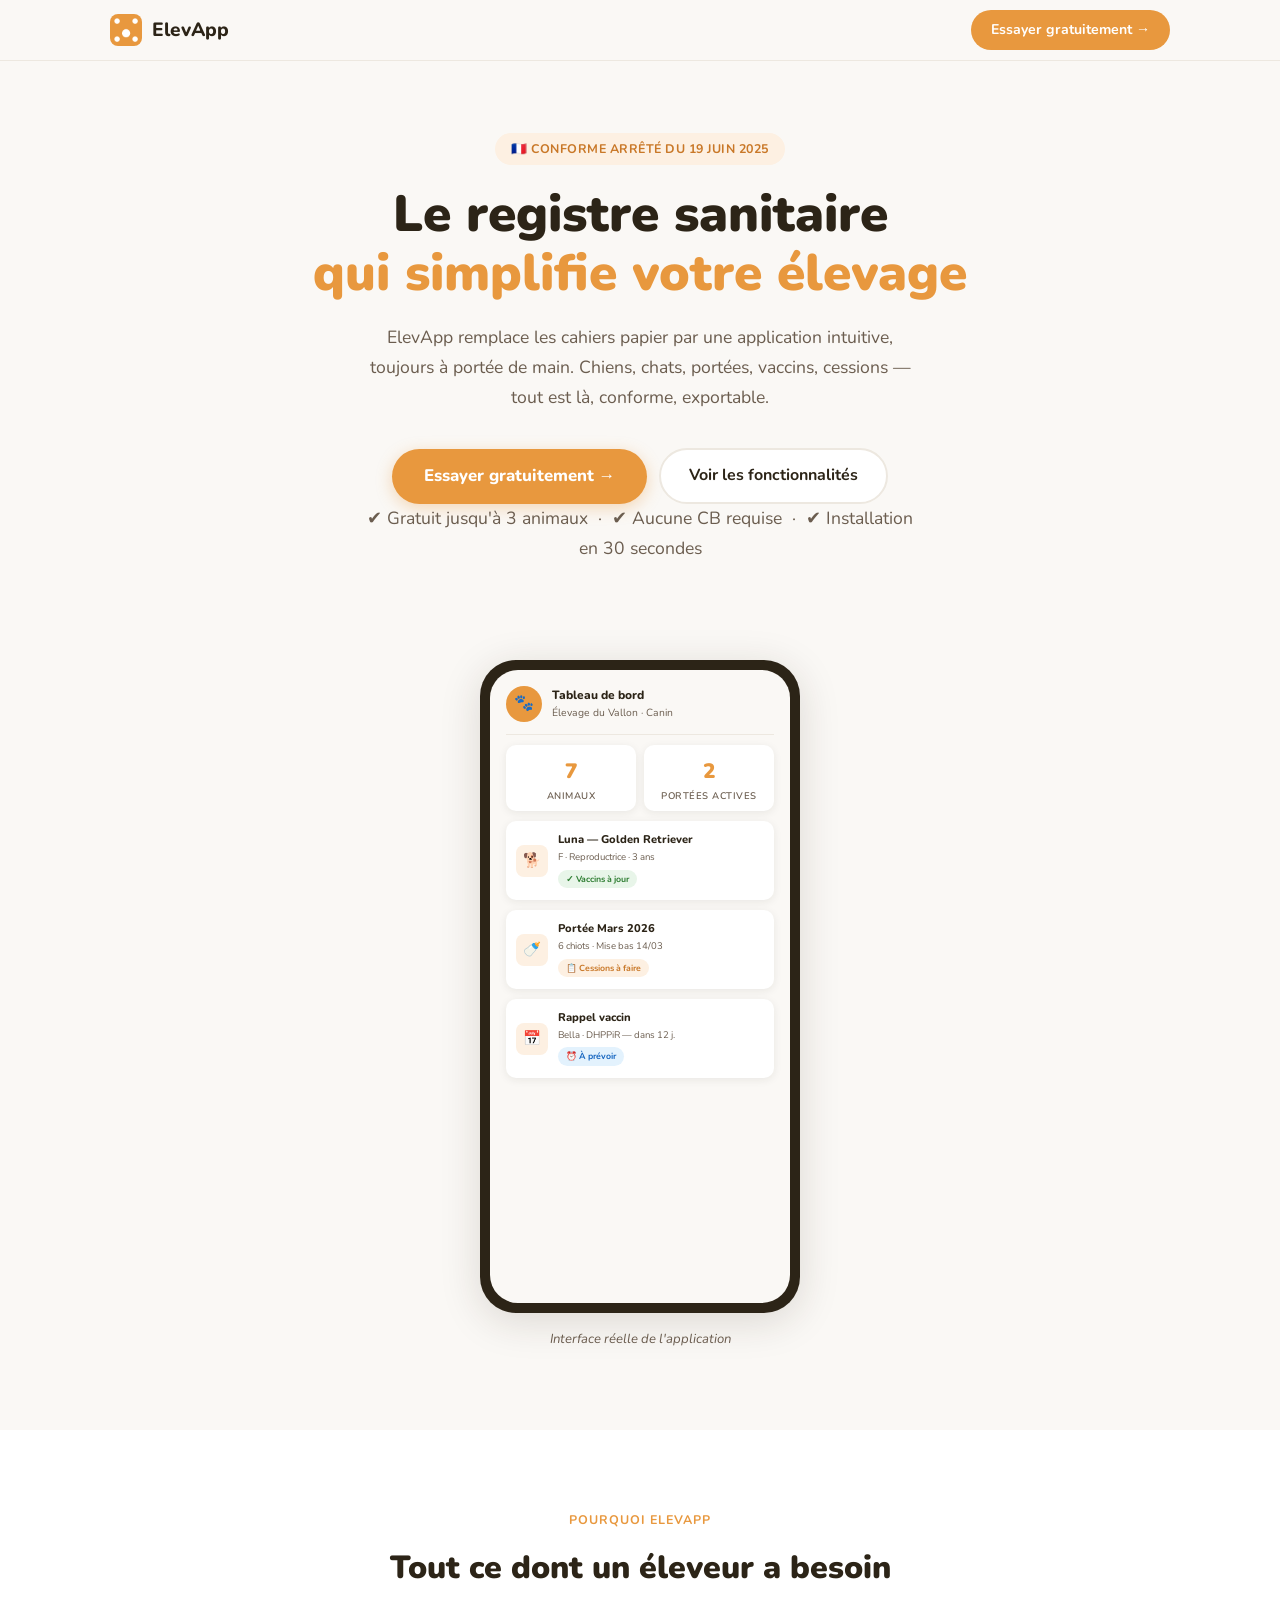
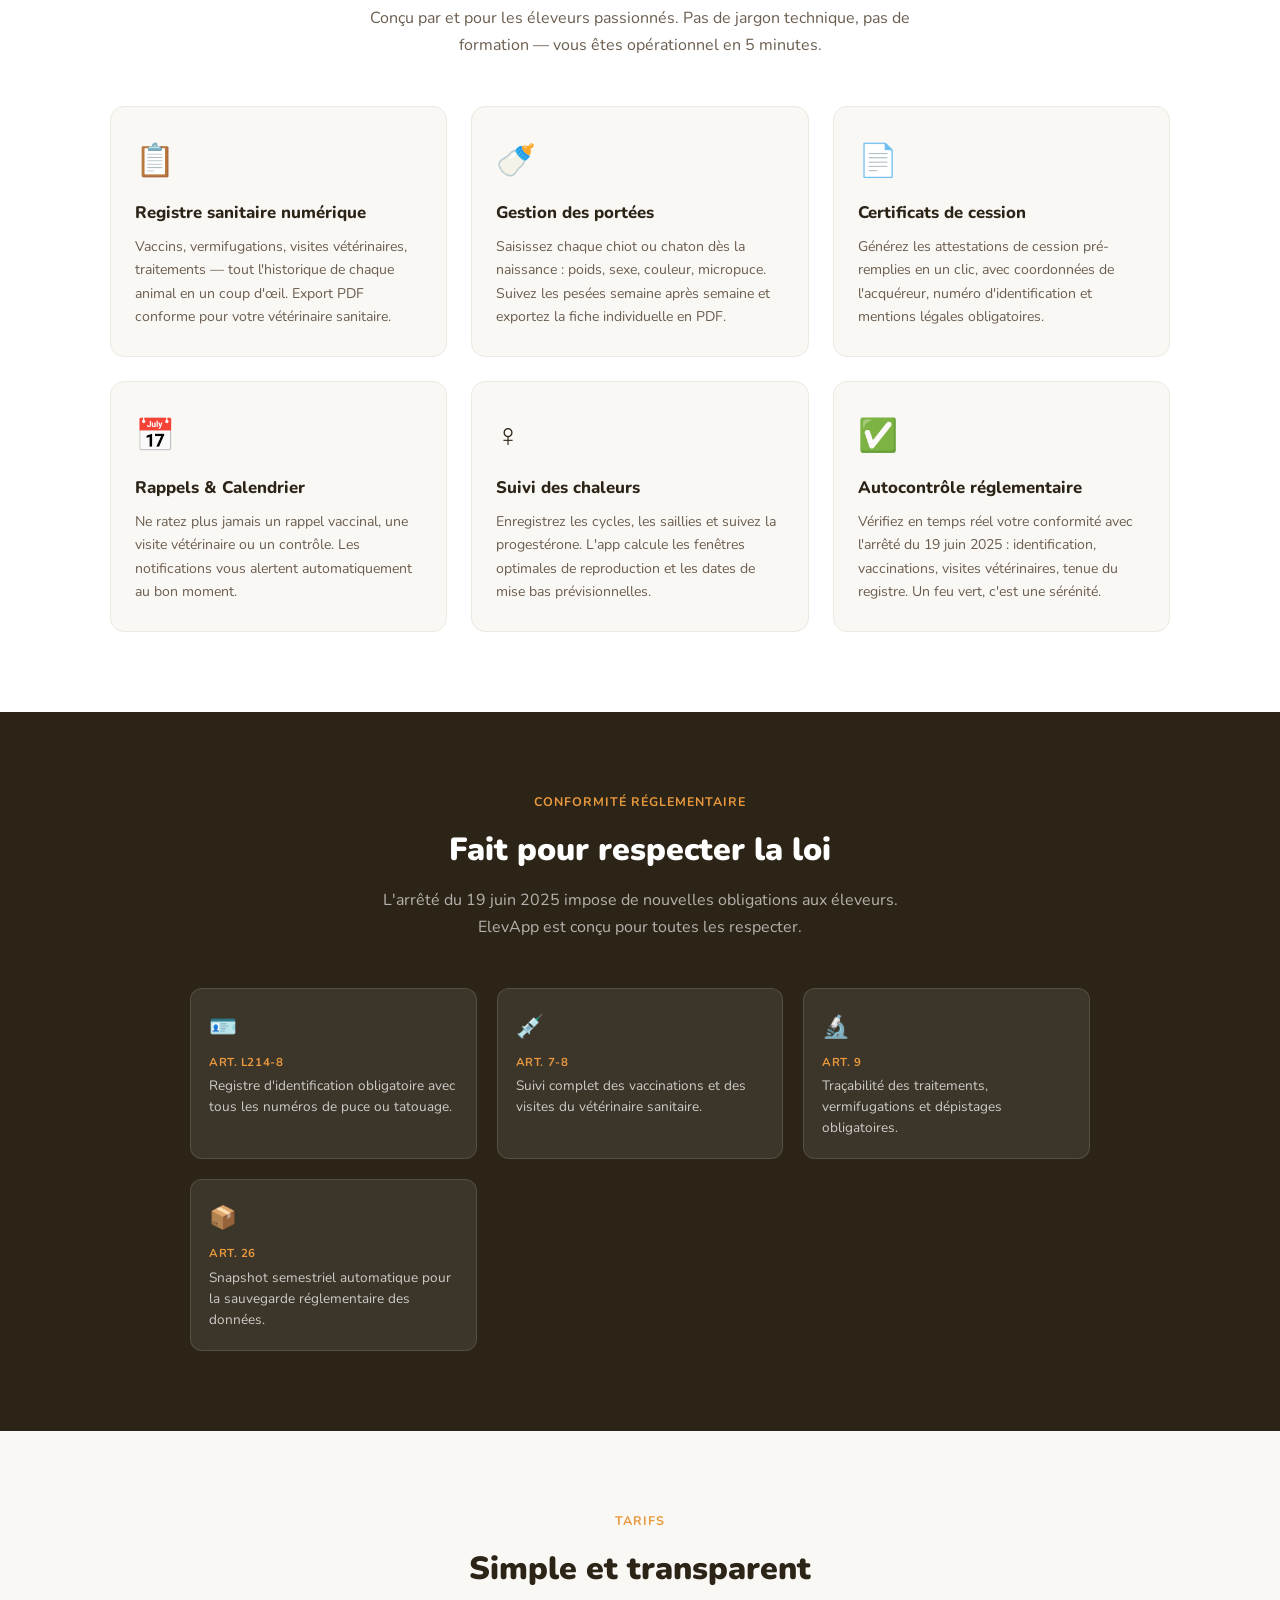
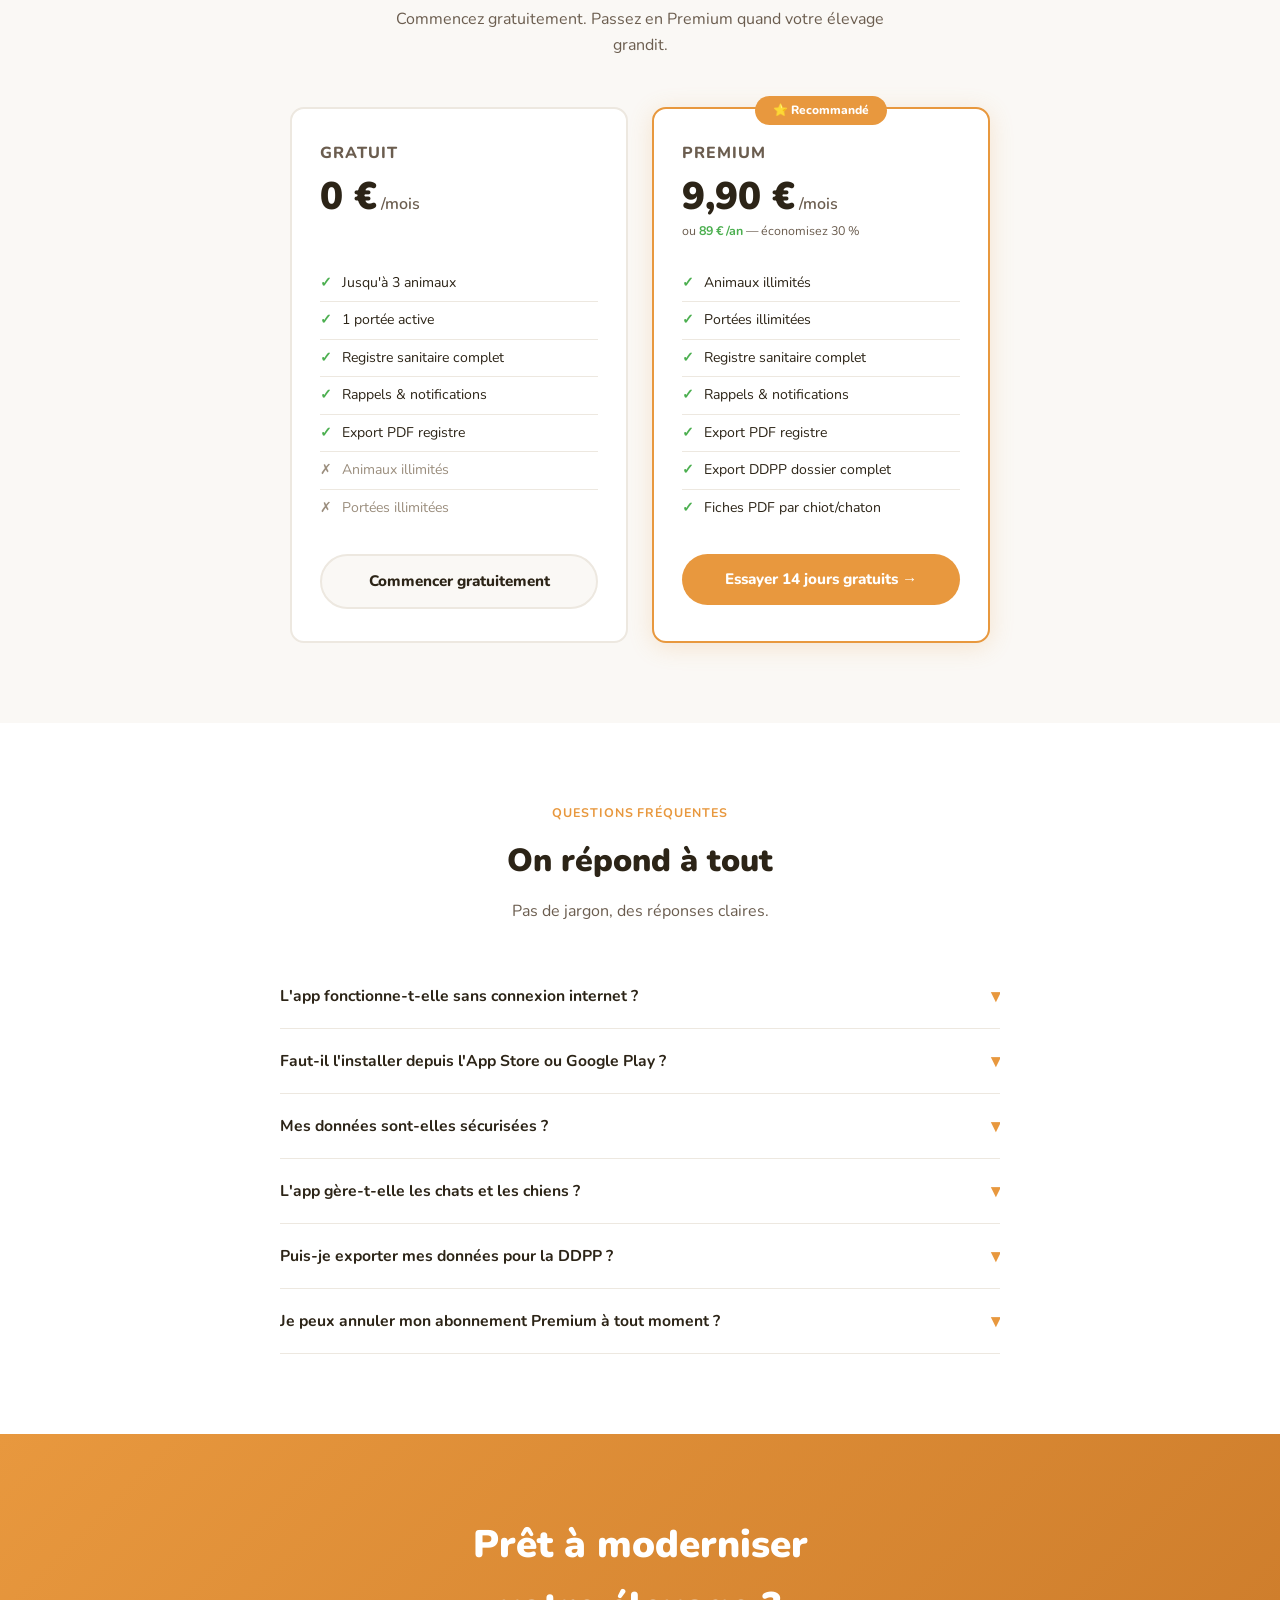
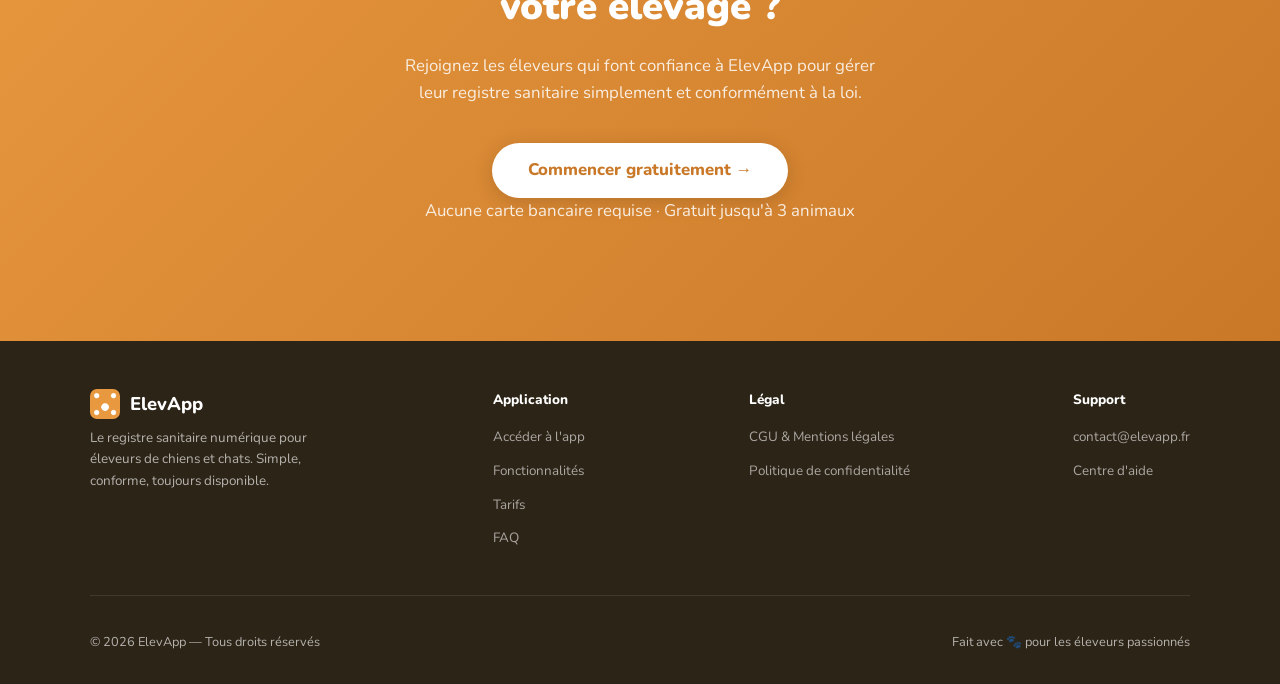
<file: index.html>
<!DOCTYPE html>
<html lang="fr">
<head>
  <meta charset="UTF-8">
  <meta name="viewport" content="width=device-width, initial-scale=1.0">
  <meta name="description" content="ElevApp — Registre sanitaire numérique pour éleveurs de chiens et chats. Conforme arrêté du 19 juin 2025. Gratuit pour commencer.">
  <meta name="theme-color" content="#E8983E">

  <!-- Open Graph -->
  <meta property="og:title" content="ElevApp — Gestion d'élevage conforme">
  <meta property="og:description" content="Le registre sanitaire numérique pour éleveurs de chiens et chats. Conforme à la réglementation, simple à utiliser, toujours dans votre poche.">
  <meta property="og:type" content="website">
  <meta property="og:url" content="[URL DE L'APP]">

  <title>ElevApp — Registre sanitaire d'élevage</title>

  <link rel="icon" href="img/icons/icon-192.png" type="image/png">
  <link rel="preconnect" href="https://fonts.googleapis.com">
  <link href="https://fonts.googleapis.com/css2?family=Nunito:wght@400;600;700;800;900&display=swap" rel="stylesheet">

  <style>
    *, *::before, *::after { box-sizing: border-box; margin: 0; padding: 0; }

    :root {
      --accent:       #E8983E;
      --accent-dark:  #C97828;
      --accent-light: #FDF0E2;
      --bg:           #FAF8F5;
      --surface:      #FFFFFF;
      --text:         #2C2417;
      --text-muted:   #6B5D4F;
      --text-faint:   #9B8E7E;
      --border:       #EDE8E0;
      --success:      #4CAF50;
      --shadow-sm:    0 2px 8px rgba(44,36,23,0.08);
      --shadow-md:    0 4px 20px rgba(44,36,23,0.12);
      --shadow-lg:    0 8px 40px rgba(44,36,23,0.15);
      --radius:       14px;
    }

    html { scroll-behavior: smooth; }

    body {
      font-family: 'Nunito', sans-serif;
      background: var(--bg);
      color: var(--text);
      line-height: 1.6;
      -webkit-font-smoothing: antialiased;
    }

    a { color: inherit; text-decoration: none; }

    /* ===== NAV ===== */
    nav {
      position: sticky;
      top: 0;
      z-index: 100;
      background: rgba(250,248,245,0.92);
      backdrop-filter: blur(10px);
      -webkit-backdrop-filter: blur(10px);
      border-bottom: 1px solid var(--border);
    }
    .nav-inner {
      max-width: 1100px;
      margin: 0 auto;
      padding: 0 20px;
      height: 60px;
      display: flex;
      align-items: center;
      justify-content: space-between;
    }
    .nav-logo {
      display: flex;
      align-items: center;
      gap: 10px;
      font-weight: 800;
      font-size: 1.2rem;
      color: var(--text);
    }
    .nav-logo img { width: 32px; height: 32px; border-radius: 8px; }
    .nav-cta {
      background: var(--accent);
      color: white;
      font-weight: 700;
      font-size: 0.88rem;
      padding: 9px 20px;
      border-radius: 50px;
      transition: background 0.2s, transform 0.1s;
      white-space: nowrap;
    }
    .nav-cta:hover { background: var(--accent-dark); transform: translateY(-1px); }
    .nav-cta:active { transform: translateY(0); }

    /* ===== CONTAINER ===== */
    .container { max-width: 1100px; margin: 0 auto; padding: 0 20px; }

    /* ===== HERO ===== */
    .hero {
      padding: 72px 20px 60px;
      text-align: center;
      max-width: 800px;
      margin: 0 auto;
    }
    .hero-badge {
      display: inline-block;
      background: var(--accent-light);
      color: var(--accent-dark);
      font-weight: 700;
      font-size: 0.78rem;
      padding: 6px 16px;
      border-radius: 50px;
      margin-bottom: 20px;
      letter-spacing: 0.04em;
      text-transform: uppercase;
    }
    .hero h1 {
      font-size: clamp(2rem, 6vw, 3.2rem);
      font-weight: 900;
      line-height: 1.15;
      color: var(--text);
      margin-bottom: 20px;
    }
    .hero h1 span { color: var(--accent); }
    .hero p {
      font-size: 1.1rem;
      color: var(--text-muted);
      max-width: 560px;
      margin: 0 auto 36px;
      line-height: 1.7;
    }
    .hero-actions {
      display: flex;
      flex-wrap: wrap;
      gap: 12px;
      justify-content: center;
      align-items: center;
    }
    .btn-primary {
      background: var(--accent);
      color: white;
      font-weight: 800;
      font-size: 1.05rem;
      padding: 14px 32px;
      border-radius: 50px;
      display: inline-block;
      box-shadow: 0 4px 16px rgba(232,152,62,0.35);
      transition: background 0.2s, transform 0.1s, box-shadow 0.2s;
    }
    .btn-primary:hover {
      background: var(--accent-dark);
      transform: translateY(-2px);
      box-shadow: 0 6px 24px rgba(232,152,62,0.45);
    }
    .btn-secondary {
      background: var(--surface);
      color: var(--text);
      font-weight: 700;
      font-size: 1rem;
      padding: 13px 28px;
      border-radius: 50px;
      border: 2px solid var(--border);
      display: inline-block;
      transition: border-color 0.2s, transform 0.1s;
    }
    .btn-secondary:hover { border-color: var(--accent); transform: translateY(-1px); }

    .hero-note {
      margin-top: 16px;
      font-size: 0.82rem;
      color: var(--text-faint);
    }

    /* ===== APP MOCKUP ===== */
    .mockup-section {
      padding: 0 20px 80px;
      text-align: center;
    }
    .mockup-wrapper {
      display: inline-block;
      position: relative;
      max-width: 320px;
      width: 100%;
    }
    .mockup-phone {
      background: var(--text);
      border-radius: 36px;
      padding: 10px;
      box-shadow: var(--shadow-lg);
    }
    .mockup-screen {
      background: var(--bg);
      border-radius: 28px;
      overflow: hidden;
      aspect-ratio: 9/19;
      display: flex;
      flex-direction: column;
      padding: 16px;
      gap: 10px;
    }
    .mock-header {
      display: flex;
      align-items: center;
      gap: 10px;
      padding-bottom: 12px;
      border-bottom: 1px solid var(--border);
    }
    .mock-avatar {
      width: 36px; height: 36px;
      background: var(--accent);
      border-radius: 50%;
      display: flex;
      align-items: center;
      justify-content: center;
      font-size: 1rem;
    }
    .mock-header-text { text-align: left; }
    .mock-header-text .name { font-size: 0.75rem; font-weight: 800; color: var(--text); }
    .mock-header-text .sub { font-size: 0.65rem; color: var(--text-muted); }
    .mock-stat-row {
      display: grid;
      grid-template-columns: 1fr 1fr;
      gap: 8px;
    }
    .mock-stat {
      background: var(--surface);
      border-radius: 10px;
      padding: 10px 10px 8px;
      text-align: center;
      box-shadow: var(--shadow-sm);
    }
    .mock-stat .num { font-size: 1.3rem; font-weight: 900; color: var(--accent); }
    .mock-stat .lbl { font-size: 0.6rem; color: var(--text-muted); font-weight: 600; text-transform: uppercase; letter-spacing: 0.05em; }
    .mock-card {
      background: var(--surface);
      border-radius: 10px;
      padding: 10px;
      box-shadow: var(--shadow-sm);
      display: flex;
      align-items: center;
      gap: 10px;
    }
    .mock-card-icon {
      width: 32px; height: 32px;
      background: var(--accent-light);
      border-radius: 8px;
      display: flex;
      align-items: center;
      justify-content: center;
      font-size: 0.9rem;
      flex-shrink: 0;
    }
    .mock-card-text { text-align: left; }
    .mock-card-text .title { font-size: 0.7rem; font-weight: 800; color: var(--text); }
    .mock-card-text .sub { font-size: 0.6rem; color: var(--text-muted); }
    .mock-badge {
      display: inline-block;
      padding: 2px 8px;
      border-radius: 50px;
      font-size: 0.55rem;
      font-weight: 700;
      margin-top: 2px;
    }
    .mock-badge.green { background: #e8f5e9; color: #2e7d32; }
    .mock-badge.orange { background: var(--accent-light); color: var(--accent-dark); }
    .mock-badge.blue { background: #e3f2fd; color: #1565c0; }

    .mockup-caption {
      margin-top: 16px;
      font-size: 0.82rem;
      color: var(--text-muted);
      font-style: italic;
    }

    /* ===== SECTION TITRE ===== */
    .section-label {
      text-align: center;
      font-size: 0.78rem;
      font-weight: 700;
      color: var(--accent);
      letter-spacing: 0.08em;
      text-transform: uppercase;
      margin-bottom: 12px;
    }
    .section-title {
      text-align: center;
      font-size: clamp(1.4rem, 4vw, 2rem);
      font-weight: 900;
      color: var(--text);
      margin-bottom: 12px;
    }
    .section-sub {
      text-align: center;
      font-size: 1rem;
      color: var(--text-muted);
      max-width: 540px;
      margin: 0 auto 48px;
      line-height: 1.65;
    }

    /* ===== FEATURES ===== */
    .features-section { padding: 80px 20px; background: var(--surface); }
    .features-grid {
      display: grid;
      grid-template-columns: repeat(auto-fit, minmax(280px, 1fr));
      gap: 24px;
      max-width: 1100px;
      margin: 0 auto;
    }
    .feature-card {
      background: var(--bg);
      border-radius: var(--radius);
      padding: 28px 24px;
      border: 1px solid var(--border);
      transition: box-shadow 0.2s, transform 0.2s;
    }
    .feature-card:hover { box-shadow: var(--shadow-md); transform: translateY(-2px); }
    .feature-icon {
      font-size: 2rem;
      margin-bottom: 14px;
      display: block;
    }
    .feature-card h3 {
      font-size: 1.05rem;
      font-weight: 800;
      color: var(--text);
      margin-bottom: 8px;
    }
    .feature-card p {
      font-size: 0.88rem;
      color: var(--text-muted);
      line-height: 1.65;
    }

    /* ===== CONFORMITE ===== */
    .conformite-section {
      padding: 80px 20px;
      background: var(--text);
      color: white;
    }
    .conformite-section .section-title { color: white; }
    .conformite-section .section-sub { color: rgba(255,255,255,0.65); }
    .conformite-grid {
      display: grid;
      grid-template-columns: repeat(auto-fit, minmax(240px, 1fr));
      gap: 20px;
      max-width: 900px;
      margin: 0 auto;
    }
    .conformite-item {
      background: rgba(255,255,255,0.08);
      border-radius: 12px;
      padding: 20px 18px;
      border: 1px solid rgba(255,255,255,0.12);
    }
    .conformite-item .icon { font-size: 1.4rem; margin-bottom: 8px; display: block; }
    .conformite-item .law { font-size: 0.72rem; font-weight: 700; color: var(--accent); margin-bottom: 4px; text-transform: uppercase; letter-spacing: 0.05em; }
    .conformite-item .desc { font-size: 0.85rem; color: rgba(255,255,255,0.75); line-height: 1.55; }

    /* ===== PRICING ===== */
    .pricing-section { padding: 80px 20px; background: var(--bg); }
    .pricing-grid {
      display: grid;
      grid-template-columns: repeat(auto-fit, minmax(280px, 1fr));
      gap: 24px;
      max-width: 700px;
      margin: 0 auto;
    }
    .pricing-card {
      background: var(--surface);
      border-radius: var(--radius);
      padding: 32px 28px;
      border: 2px solid var(--border);
      position: relative;
    }
    .pricing-card.featured {
      border-color: var(--accent);
      box-shadow: 0 4px 24px rgba(232,152,62,0.2);
    }
    .pricing-badge {
      position: absolute;
      top: -13px;
      left: 50%;
      transform: translateX(-50%);
      background: var(--accent);
      color: white;
      font-size: 0.75rem;
      font-weight: 800;
      padding: 5px 18px;
      border-radius: 50px;
      white-space: nowrap;
    }
    .pricing-name { font-size: 1rem; font-weight: 800; color: var(--text-muted); margin-bottom: 12px; text-transform: uppercase; letter-spacing: 0.06em; }
    .pricing-price { font-size: 2.4rem; font-weight: 900; color: var(--text); line-height: 1; margin-bottom: 4px; }
    .pricing-price span { font-size: 1rem; font-weight: 600; color: var(--text-muted); }
    .pricing-annual { font-size: 0.78rem; color: var(--text-muted); margin-bottom: 24px; }
    .pricing-annual strong { color: var(--success); }
    .pricing-features { list-style: none; margin-bottom: 28px; }
    .pricing-features li {
      padding: 7px 0;
      font-size: 0.88rem;
      color: var(--text);
      display: flex;
      align-items: flex-start;
      gap: 10px;
      border-bottom: 1px solid var(--border);
    }
    .pricing-features li:last-child { border-bottom: none; }
    .pricing-features li .check { color: var(--success); font-weight: 900; flex-shrink: 0; }
    .pricing-features li .cross { color: var(--text-faint); flex-shrink: 0; }
    .pricing-cta {
      display: block;
      width: 100%;
      text-align: center;
      padding: 13px;
      border-radius: 50px;
      font-weight: 800;
      font-size: 0.95rem;
      transition: background 0.2s, transform 0.1s;
    }
    .pricing-cta.primary { background: var(--accent); color: white; }
    .pricing-cta.primary:hover { background: var(--accent-dark); transform: translateY(-1px); }
    .pricing-cta.secondary { background: var(--bg); color: var(--text); border: 2px solid var(--border); }
    .pricing-cta.secondary:hover { border-color: var(--accent); }

    /* ===== FAQ ===== */
    .faq-section { padding: 80px 20px; background: var(--surface); }
    .faq-list { max-width: 720px; margin: 0 auto; }
    .faq-item {
      border-bottom: 1px solid var(--border);
      overflow: hidden;
    }
    .faq-question {
      width: 100%;
      background: none;
      border: none;
      cursor: pointer;
      text-align: left;
      padding: 20px 0;
      font-family: inherit;
      font-size: 0.98rem;
      font-weight: 700;
      color: var(--text);
      display: flex;
      justify-content: space-between;
      align-items: center;
      gap: 12px;
    }
    .faq-chevron {
      flex-shrink: 0;
      transition: transform 0.3s;
      color: var(--accent);
      font-size: 1.1rem;
    }
    .faq-answer {
      max-height: 0;
      overflow: hidden;
      transition: max-height 0.35s ease, padding 0.2s;
      font-size: 0.9rem;
      color: var(--text-muted);
      line-height: 1.7;
    }
    .faq-item.open .faq-answer { max-height: 500px; padding-bottom: 20px; }
    .faq-item.open .faq-chevron { transform: rotate(180deg); }

    /* ===== CTA SECTION ===== */
    .cta-section {
      padding: 80px 20px;
      background: linear-gradient(135deg, #E8983E 0%, #C97828 100%);
      text-align: center;
    }
    .cta-section h2 {
      font-size: clamp(1.6rem, 5vw, 2.4rem);
      font-weight: 900;
      color: white;
      margin-bottom: 16px;
    }
    .cta-section p {
      font-size: 1.05rem;
      color: rgba(255,255,255,0.85);
      max-width: 480px;
      margin: 0 auto 36px;
    }
    .cta-section .btn-white {
      background: white;
      color: var(--accent-dark);
      font-weight: 800;
      font-size: 1.05rem;
      padding: 14px 36px;
      border-radius: 50px;
      display: inline-block;
      box-shadow: 0 4px 20px rgba(0,0,0,0.15);
      transition: transform 0.1s, box-shadow 0.2s;
    }
    .cta-section .btn-white:hover { transform: translateY(-2px); box-shadow: 0 6px 28px rgba(0,0,0,0.2); }
    .cta-section .btn-white:active { transform: none; }
    .cta-note { margin-top: 14px; font-size: 0.82rem; color: rgba(255,255,255,0.7); }

    /* ===== FOOTER ===== */
    footer {
      background: var(--text);
      color: rgba(255,255,255,0.65);
      padding: 48px 20px 32px;
    }
    .footer-inner {
      max-width: 1100px;
      margin: 0 auto;
    }
    .footer-top {
      display: flex;
      flex-wrap: wrap;
      gap: 32px;
      justify-content: space-between;
      margin-bottom: 36px;
      padding-bottom: 36px;
      border-bottom: 1px solid rgba(255,255,255,0.1);
    }
    .footer-brand .logo {
      display: flex;
      align-items: center;
      gap: 10px;
      font-weight: 800;
      font-size: 1.15rem;
      color: white;
      margin-bottom: 8px;
    }
    .footer-brand .logo img { width: 30px; height: 30px; border-radius: 7px; }
    .footer-brand p { font-size: 0.84rem; max-width: 240px; line-height: 1.6; }
    .footer-links h4 { color: white; font-size: 0.85rem; font-weight: 800; margin-bottom: 14px; }
    .footer-links ul { list-style: none; }
    .footer-links ul li { margin-bottom: 8px; }
    .footer-links ul li a {
      font-size: 0.84rem;
      color: rgba(255,255,255,0.6);
      transition: color 0.2s;
    }
    .footer-links ul li a:hover { color: var(--accent); }
    .footer-bottom {
      display: flex;
      flex-wrap: wrap;
      gap: 12px;
      justify-content: space-between;
      align-items: center;
      font-size: 0.8rem;
    }

    /* ===== RESPONSIVE ===== */
    @media (max-width: 640px) {
      .hero { padding: 48px 20px 40px; }
      .hero h1 { font-size: 1.9rem; }
      .hero p { font-size: 0.97rem; }
      .btn-primary, .btn-secondary { font-size: 0.95rem; padding: 13px 24px; }
      .features-section, .conformite-section, .pricing-section, .faq-section, .cta-section { padding: 56px 20px; }
      .footer-top { flex-direction: column; }
      .pricing-card { padding: 24px 20px; }
    }
  </style>
</head>
<body>

  <!-- NAV -->
  <nav>
    <div class="nav-inner">
      <a href="#" class="nav-logo">
        <img src="img/icons/icon-192.png" alt="ElevApp logo">
        ElevApp
      </a>
      <a href="app.html" class="nav-cta">Essayer gratuitement →</a>
    </div>
  </nav>

  <!-- HERO -->
  <section>
    <div class="hero">
      <div class="hero-badge">🇫🇷 Conforme arrêté du 19 juin 2025</div>
      <h1>Le registre sanitaire<br><span>qui simplifie votre élevage</span></h1>
      <p>ElevApp remplace les cahiers papier par une application intuitive, toujours à portée de main. Chiens, chats, portées, vaccins, cessions — tout est là, conforme, exportable.</p>
      <div class="hero-actions">
        <a href="app.html" class="btn-primary">Essayer gratuitement →</a>
        <a href="#fonctionnalites" class="btn-secondary">Voir les fonctionnalités</a>
      </div>
      <p class="hero-note">✔ Gratuit jusqu'à 3 animaux &nbsp;·&nbsp; ✔ Aucune CB requise &nbsp;·&nbsp; ✔ Installation en 30 secondes</p>
    </div>
  </section>

  <!-- MOCKUP APP -->
  <section class="mockup-section">
    <div class="mockup-wrapper">
      <div class="mockup-phone">
        <div class="mockup-screen">
          <!-- Header -->
          <div class="mock-header">
            <div class="mock-avatar">🐾</div>
            <div class="mock-header-text">
              <div class="name">Tableau de bord</div>
              <div class="sub">Élevage du Vallon · Canin</div>
            </div>
          </div>
          <!-- Stats -->
          <div class="mock-stat-row">
            <div class="mock-stat">
              <div class="num">7</div>
              <div class="lbl">Animaux</div>
            </div>
            <div class="mock-stat">
              <div class="num">2</div>
              <div class="lbl">Portées actives</div>
            </div>
          </div>
          <!-- Cards -->
          <div class="mock-card">
            <div class="mock-card-icon">🐕</div>
            <div class="mock-card-text">
              <div class="title">Luna — Golden Retriever</div>
              <div class="sub">F · Reproductrice · 3 ans</div>
              <span class="mock-badge green">✓ Vaccins à jour</span>
            </div>
          </div>
          <div class="mock-card">
            <div class="mock-card-icon">🍼</div>
            <div class="mock-card-text">
              <div class="title">Portée Mars 2026</div>
              <div class="sub">6 chiots · Mise bas 14/03</div>
              <span class="mock-badge orange">📋 Cessions à faire</span>
            </div>
          </div>
          <div class="mock-card">
            <div class="mock-card-icon">📅</div>
            <div class="mock-card-text">
              <div class="title">Rappel vaccin</div>
              <div class="sub">Bella · DHPPiR — dans 12 j.</div>
              <span class="mock-badge blue">⏰ À prévoir</span>
            </div>
          </div>
        </div>
      </div>
    </div>
    <p class="mockup-caption">Interface réelle de l'application</p>
  </section>

  <!-- FEATURES -->
  <section class="features-section" id="fonctionnalites">
    <div class="container">
      <p class="section-label">Pourquoi ElevApp</p>
      <h2 class="section-title">Tout ce dont un éleveur a besoin</h2>
      <p class="section-sub">Conçu par et pour les éleveurs passionnés. Pas de jargon technique, pas de formation — vous êtes opérationnel en 5 minutes.</p>
      <div class="features-grid">
        <div class="feature-card">
          <span class="feature-icon">📋</span>
          <h3>Registre sanitaire numérique</h3>
          <p>Vaccins, vermifugations, visites vétérinaires, traitements — tout l'historique de chaque animal en un coup d'œil. Export PDF conforme pour votre vétérinaire sanitaire.</p>
        </div>
        <div class="feature-card">
          <span class="feature-icon">🍼</span>
          <h3>Gestion des portées</h3>
          <p>Saisissez chaque chiot ou chaton dès la naissance : poids, sexe, couleur, micropuce. Suivez les pesées semaine après semaine et exportez la fiche individuelle en PDF.</p>
        </div>
        <div class="feature-card">
          <span class="feature-icon">📄</span>
          <h3>Certificats de cession</h3>
          <p>Générez les attestations de cession pré-remplies en un clic, avec coordonnées de l'acquéreur, numéro d'identification et mentions légales obligatoires.</p>
        </div>
        <div class="feature-card">
          <span class="feature-icon">📅</span>
          <h3>Rappels & Calendrier</h3>
          <p>Ne ratez plus jamais un rappel vaccinal, une visite vétérinaire ou un contrôle. Les notifications vous alertent automatiquement au bon moment.</p>
        </div>
        <div class="feature-card">
          <span class="feature-icon">♀️</span>
          <h3>Suivi des chaleurs</h3>
          <p>Enregistrez les cycles, les saillies et suivez la progestérone. L'app calcule les fenêtres optimales de reproduction et les dates de mise bas prévisionnelles.</p>
        </div>
        <div class="feature-card">
          <span class="feature-icon">✅</span>
          <h3>Autocontrôle réglementaire</h3>
          <p>Vérifiez en temps réel votre conformité avec l'arrêté du 19 juin 2025 : identification, vaccinations, visites vétérinaires, tenue du registre. Un feu vert, c'est une sérénité.</p>
        </div>
      </div>
    </div>
  </section>

  <!-- CONFORMITE -->
  <section class="conformite-section">
    <div class="container">
      <p class="section-label" style="color:var(--accent);">Conformité réglementaire</p>
      <h2 class="section-title">Fait pour respecter la loi</h2>
      <p class="section-sub">L'arrêté du 19 juin 2025 impose de nouvelles obligations aux éleveurs. ElevApp est conçu pour toutes les respecter.</p>
      <div class="conformite-grid">
        <div class="conformite-item">
          <span class="icon">🪪</span>
          <div class="law">Art. L214-8</div>
          <div class="desc">Registre d'identification obligatoire avec tous les numéros de puce ou tatouage.</div>
        </div>
        <div class="conformite-item">
          <span class="icon">💉</span>
          <div class="law">Art. 7-8</div>
          <div class="desc">Suivi complet des vaccinations et des visites du vétérinaire sanitaire.</div>
        </div>
        <div class="conformite-item">
          <span class="icon">🔬</span>
          <div class="law">Art. 9</div>
          <div class="desc">Traçabilité des traitements, vermifugations et dépistages obligatoires.</div>
        </div>
        <div class="conformite-item">
          <span class="icon">📦</span>
          <div class="law">Art. 26</div>
          <div class="desc">Snapshot semestriel automatique pour la sauvegarde réglementaire des données.</div>
        </div>
      </div>
    </div>
  </section>

  <!-- PRICING -->
  <section class="pricing-section" id="tarifs">
    <div class="container">
      <p class="section-label">Tarifs</p>
      <h2 class="section-title">Simple et transparent</h2>
      <p class="section-sub">Commencez gratuitement. Passez en Premium quand votre élevage grandit.</p>
      <div class="pricing-grid">
        <!-- Gratuit -->
        <div class="pricing-card">
          <div class="pricing-name">Gratuit</div>
          <div class="pricing-price">0 €<span> /mois</span></div>
          <div class="pricing-annual">&nbsp;</div>
          <ul class="pricing-features">
            <li><span class="check">✓</span> Jusqu'à 3 animaux</li>
            <li><span class="check">✓</span> 1 portée active</li>
            <li><span class="check">✓</span> Registre sanitaire complet</li>
            <li><span class="check">✓</span> Rappels & notifications</li>
            <li><span class="check">✓</span> Export PDF registre</li>
            <li><span class="cross">✗</span> <span style="color:var(--text-faint)">Animaux illimités</span></li>
            <li><span class="cross">✗</span> <span style="color:var(--text-faint)">Portées illimitées</span></li>
          </ul>
          <a href="app.html" class="pricing-cta secondary">Commencer gratuitement</a>
        </div>
        <!-- Premium -->
        <div class="pricing-card featured">
          <div class="pricing-badge">⭐ Recommandé</div>
          <div class="pricing-name">Premium</div>
          <div class="pricing-price">9,90 €<span> /mois</span></div>
          <div class="pricing-annual">ou <strong>89 € /an</strong> — économisez 30 %</div>
          <ul class="pricing-features">
            <li><span class="check">✓</span> Animaux illimités</li>
            <li><span class="check">✓</span> Portées illimitées</li>
            <li><span class="check">✓</span> Registre sanitaire complet</li>
            <li><span class="check">✓</span> Rappels & notifications</li>
            <li><span class="check">✓</span> Export PDF registre</li>
            <li><span class="check">✓</span> Export DDPP dossier complet</li>
            <li><span class="check">✓</span> Fiches PDF par chiot/chaton</li>
          </ul>
          <a href="app.html" class="pricing-cta primary">Essayer 14 jours gratuits →</a>
        </div>
      </div>
    </div>
  </section>

  <!-- FAQ -->
  <section class="faq-section" id="faq">
    <div class="container">
      <p class="section-label">Questions fréquentes</p>
      <h2 class="section-title">On répond à tout</h2>
      <p class="section-sub" style="margin-bottom:40px;">Pas de jargon, des réponses claires.</p>
      <div class="faq-list">
        <div class="faq-item">
          <button class="faq-question">
            L'app fonctionne-t-elle sans connexion internet ?
            <span class="faq-chevron">▾</span>
          </button>
          <div class="faq-answer">
            Oui. ElevApp est une PWA (Progressive Web App) installable sur votre téléphone comme une app native. Vous pouvez consulter vos données en mode hors-ligne. La synchronisation s'effectue automatiquement dès la reconnexion.
          </div>
        </div>
        <div class="faq-item">
          <button class="faq-question">
            Faut-il l'installer depuis l'App Store ou Google Play ?
            <span class="faq-chevron">▾</span>
          </button>
          <div class="faq-answer">
            Non. ElevApp s'installe directement depuis votre navigateur — appuyez sur "Ajouter à l'écran d'accueil" sur iOS Safari ou Chrome Android. Pas de passage par les stores, pas de mises à jour manuelles.
          </div>
        </div>
        <div class="faq-item">
          <button class="faq-question">
            Mes données sont-elles sécurisées ?
            <span class="faq-chevron">▾</span>
          </button>
          <div class="faq-answer">
            Vos données sont hébergées sur Google Firebase, certifié RGPD, chiffrées en transit (HTTPS/TLS) et au repos. Chaque compte est isolé — personne d'autre ne peut accéder à vos informations. Vous pouvez exporter ou supprimer vos données à tout moment.
          </div>
        </div>
        <div class="faq-item">
          <button class="faq-question">
            L'app gère-t-elle les chats et les chiens ?
            <span class="faq-chevron">▾</span>
          </button>
          <div class="faq-answer">
            Oui, ElevApp est conçue pour les éleveurs canins et félins. Vous pouvez configurer votre profil pour afficher uniquement l'espèce qui vous concerne, ou gérer les deux simultanément.
          </div>
        </div>
        <div class="faq-item">
          <button class="faq-question">
            Puis-je exporter mes données pour la DDPP ?
            <span class="faq-chevron">▾</span>
          </button>
          <div class="faq-answer">
            Oui. L'export DDPP est disponible en version Premium. Il génère un dossier complet (registre, fiches animaux, historique sanitaire) au format PDF, prêt à être présenté en cas de contrôle.
          </div>
        </div>
        <div class="faq-item">
          <button class="faq-question">
            Je peux annuler mon abonnement Premium à tout moment ?
            <span class="faq-chevron">▾</span>
          </button>
          <div class="faq-answer">
            Absolument. Aucun engagement, aucune pénalité. Vous annulez en un clic depuis votre profil. Vos données restent accessibles jusqu'à la fin de la période payée, puis votre compte passe en version gratuite (3 animaux max).
          </div>
        </div>
      </div>
    </div>
  </section>

  <!-- CTA FINAL -->
  <section class="cta-section">
    <h2>Prêt à moderniser<br>votre élevage ?</h2>
    <p>Rejoignez les éleveurs qui font confiance à ElevApp pour gérer leur registre sanitaire simplement et conformément à la loi.</p>
    <a href="app.html" class="btn-white">Commencer gratuitement →</a>
    <p class="cta-note">Aucune carte bancaire requise · Gratuit jusqu'à 3 animaux</p>
  </section>

  <!-- FOOTER -->
  <footer>
    <div class="footer-inner">
      <div class="footer-top">
        <div class="footer-brand">
          <div class="logo">
            <img src="img/icons/icon-192.png" alt="ElevApp">
            ElevApp
          </div>
          <p>Le registre sanitaire numérique pour éleveurs de chiens et chats. Simple, conforme, toujours disponible.</p>
        </div>
        <div class="footer-links">
          <h4>Application</h4>
          <ul>
            <li><a href="app.html">Accéder à l'app</a></li>
            <li><a href="#fonctionnalites">Fonctionnalités</a></li>
            <li><a href="#tarifs">Tarifs</a></li>
            <li><a href="#faq">FAQ</a></li>
          </ul>
        </div>
        <div class="footer-links">
          <h4>Légal</h4>
          <ul>
            <li><a href="mentions-legales.html">CGU & Mentions légales</a></li>
            <li><a href="confidentialite.html">Politique de confidentialité</a></li>
          </ul>
        </div>
        <div class="footer-links">
          <h4>Support</h4>
          <ul>
            <li><a href="mailto:contact@elevapp.fr">contact@elevapp.fr</a></li>
            <li><a href="app.html#aide">Centre d'aide</a></li>
          </ul>
        </div>
      </div>
      <div class="footer-bottom">
        <span>© 2026 ElevApp — Tous droits réservés</span>
        <span>Fait avec 🐾 pour les éleveurs passionnés</span>
      </div>
    </div>
  </footer>

  <!-- FAQ SCRIPT -->
  <script>
    document.querySelectorAll('.faq-question').forEach(btn => {
      btn.addEventListener('click', () => {
        const item = btn.closest('.faq-item');
        const isOpen = item.classList.contains('open');
        document.querySelectorAll('.faq-item').forEach(i => i.classList.remove('open'));
        if (!isOpen) item.classList.add('open');
      });
    });
  </script>
</body>
</html>
</file>
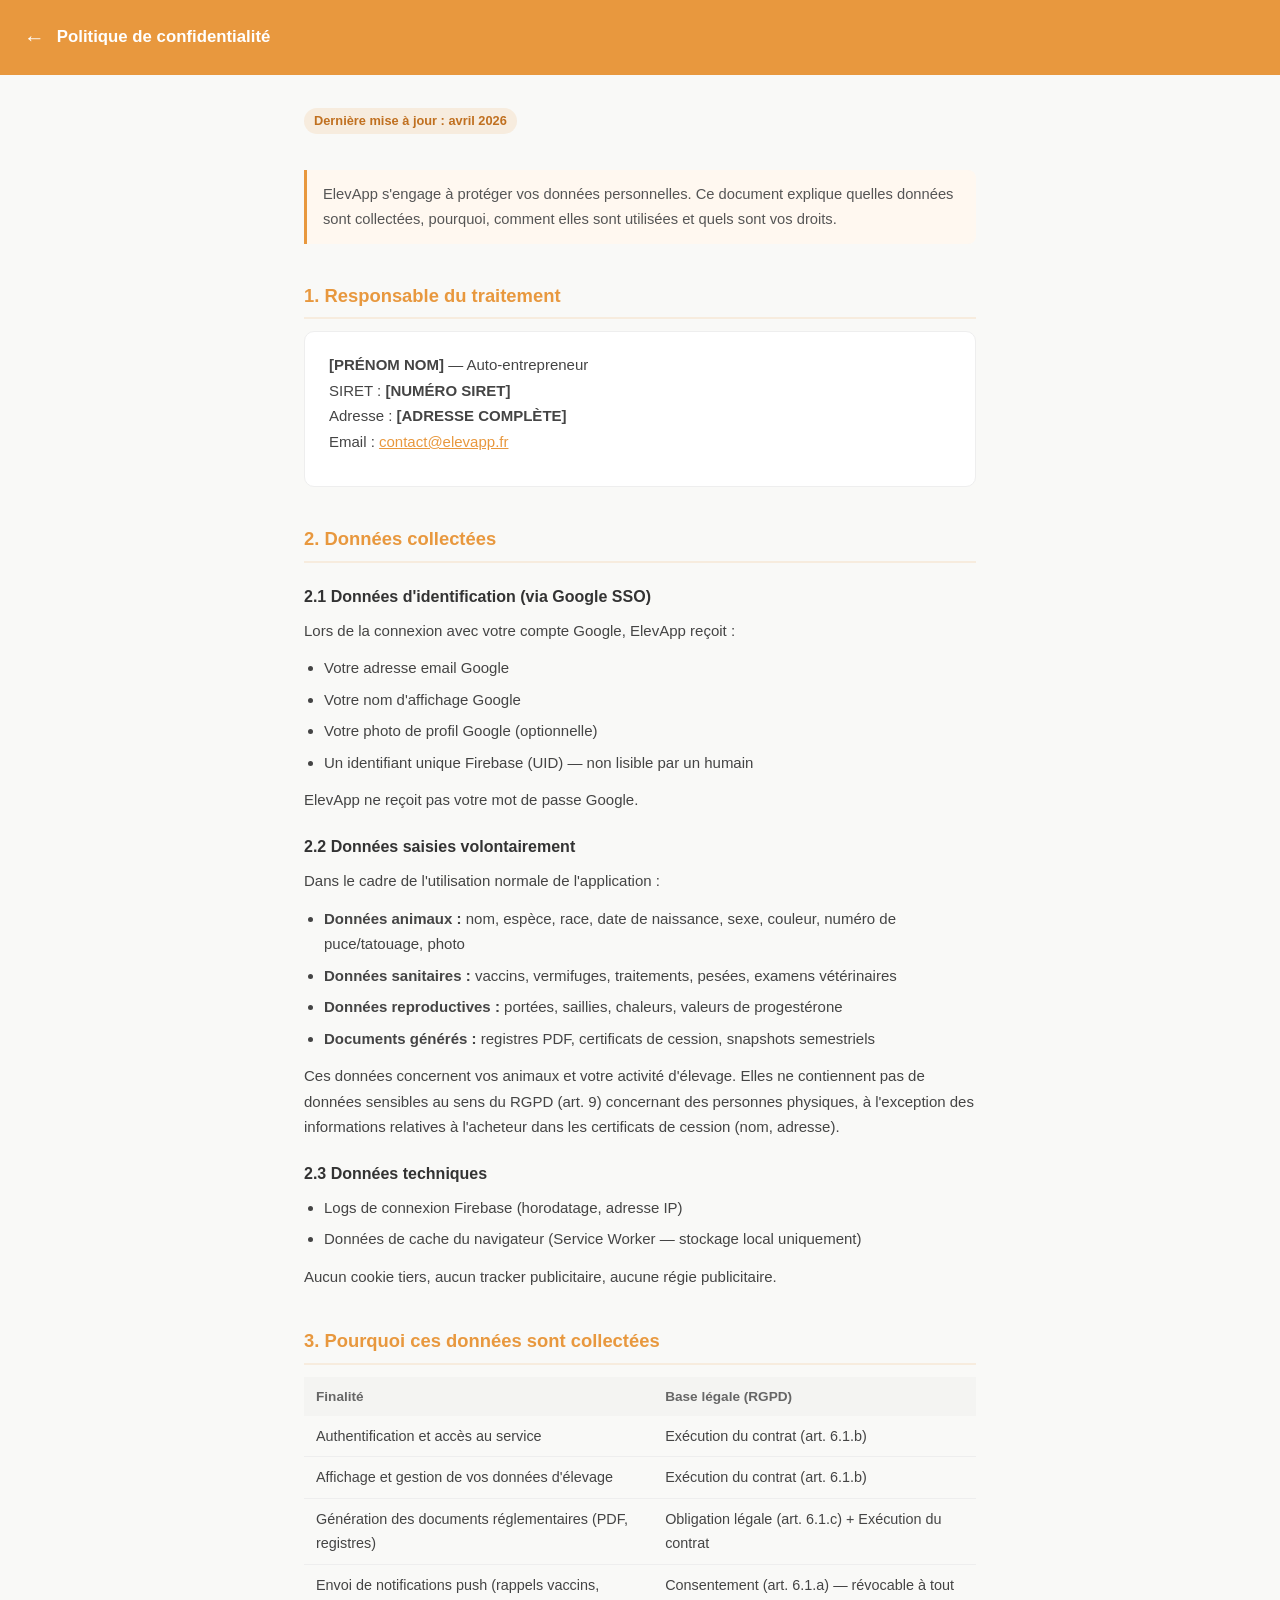
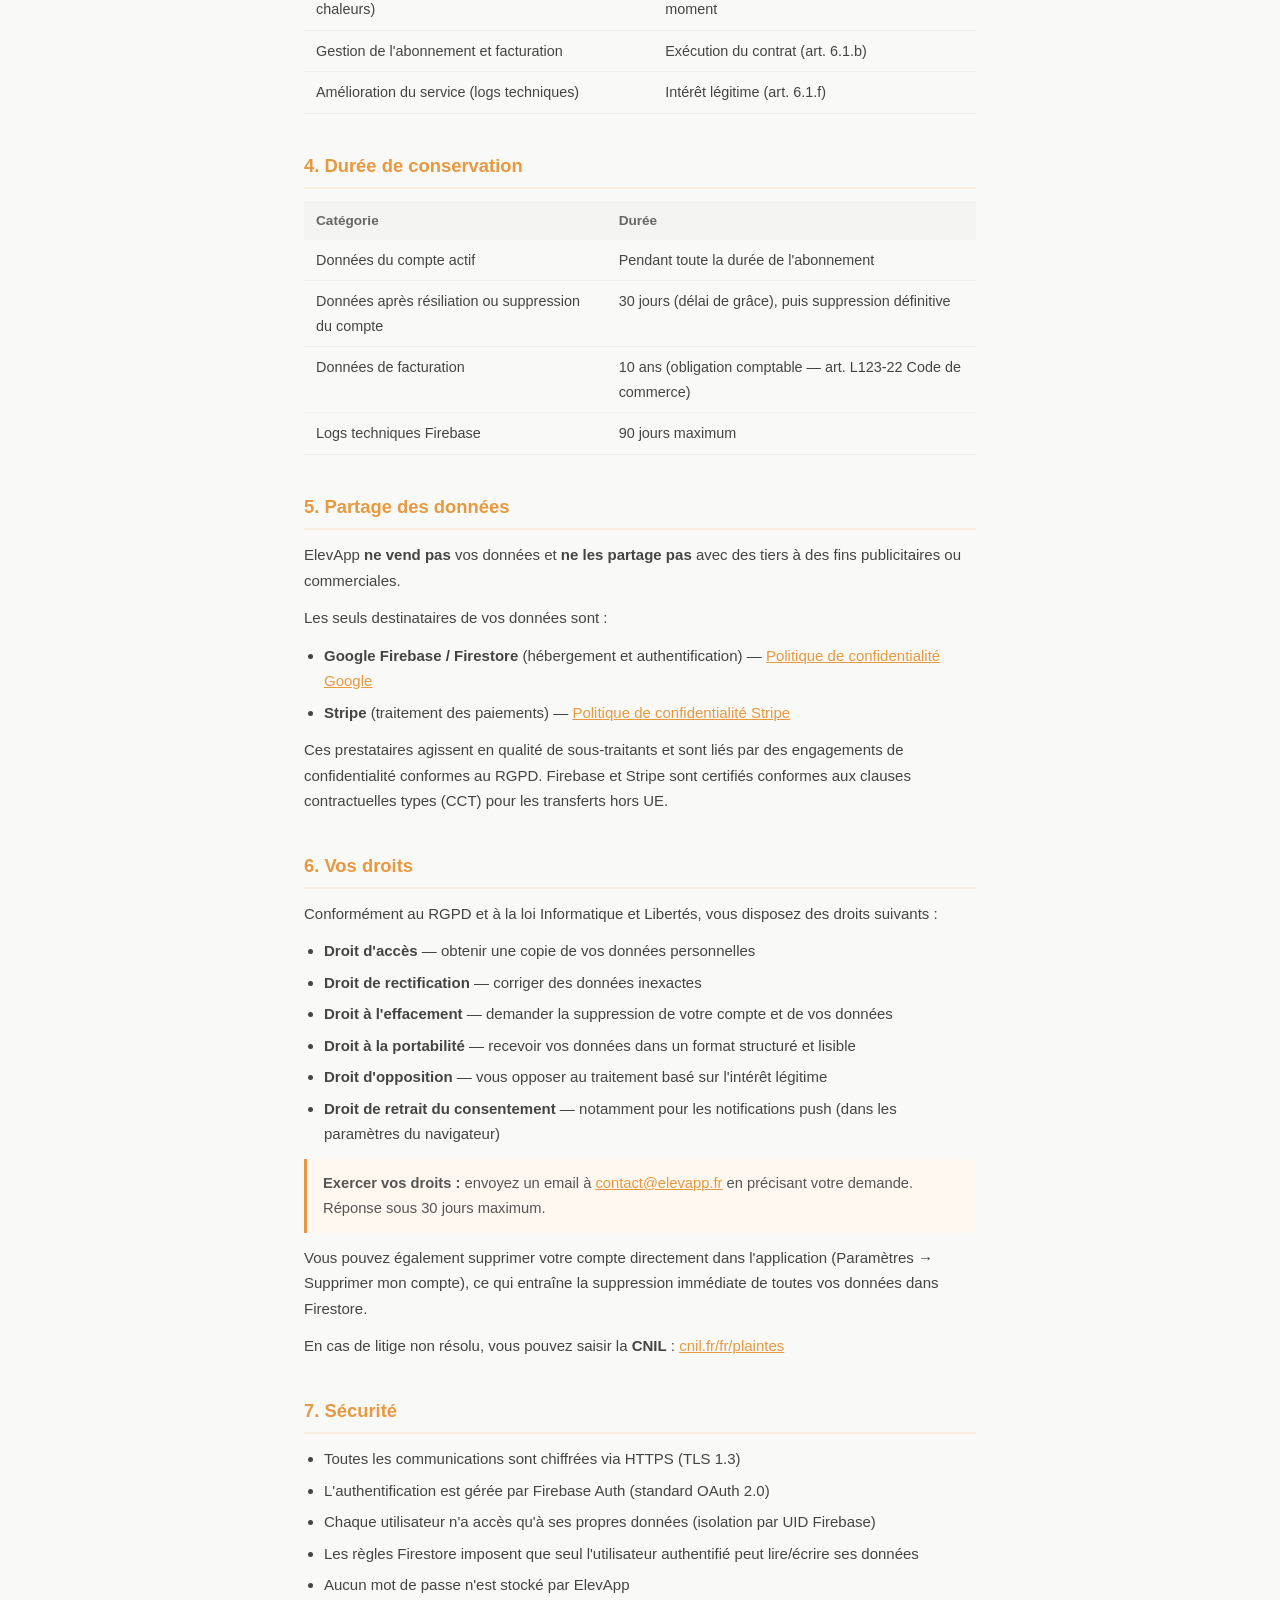
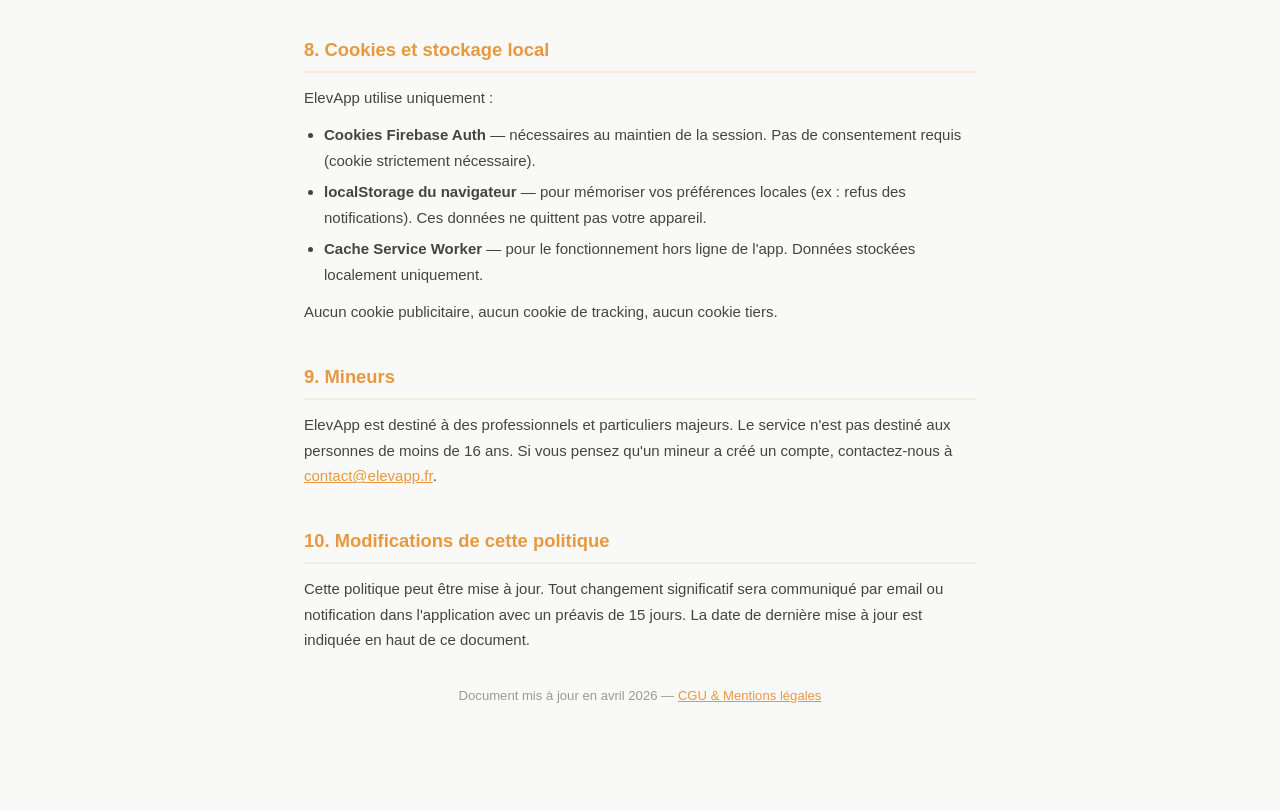
<file: confidentialite.html>
<!DOCTYPE html>
<html lang="fr">
<head>
  <meta charset="UTF-8">
  <meta name="viewport" content="width=device-width, initial-scale=1.0">
  <title>Politique de confidentialité — ElevApp</title>
  <style>
    * { box-sizing: border-box; margin: 0; padding: 0; }
    body {
      font-family: -apple-system, BlinkMacSystemFont, 'Segoe UI', sans-serif;
      font-size: 15px;
      line-height: 1.7;
      color: #1a1a1a;
      background: #f9f9f7;
      padding: 0 0 60px;
    }
    header {
      background: #E8983E;
      color: white;
      padding: 20px 24px;
      position: sticky;
      top: 0;
      z-index: 10;
      display: flex;
      align-items: center;
      gap: 12px;
    }
    header a { color: white; text-decoration: none; font-size: 1.3rem; }
    header h1 { font-size: 1.05rem; font-weight: 700; }
    .container { max-width: 720px; margin: 0 auto; padding: 32px 24px; }
    h2 {
      font-size: 1.15rem;
      font-weight: 700;
      color: #E8983E;
      margin: 36px 0 12px;
      padding-bottom: 6px;
      border-bottom: 2px solid #E8983E22;
    }
    h3 { font-size: 1rem; font-weight: 700; margin: 20px 0 8px; color: #333; }
    p { margin-bottom: 12px; color: #444; }
    ul { margin: 8px 0 12px 20px; color: #444; }
    ul li { margin-bottom: 6px; }
    .badge {
      display: inline-block;
      background: #E8983E22;
      color: #c07020;
      font-size: 0.8rem;
      font-weight: 700;
      padding: 2px 10px;
      border-radius: 20px;
      margin-bottom: 24px;
    }
    .card {
      background: white;
      border-radius: 10px;
      padding: 20px 24px;
      margin-bottom: 16px;
      border: 1px solid #eee;
    }
    .highlight {
      background: #fff8f0;
      border-left: 3px solid #E8983E;
      padding: 12px 16px;
      border-radius: 0 8px 8px 0;
      margin: 12px 0;
      font-size: 0.92rem;
      color: #555;
    }
    table { width: 100%; border-collapse: collapse; margin: 12px 0; }
    th { text-align: left; padding: 8px 12px; background: #f4f4f2; font-size: 0.85rem; color: #666; }
    td { padding: 8px 12px; border-bottom: 1px solid #eee; font-size: 0.9rem; color: #444; vertical-align: top; }
    .update-date { font-size: 0.82rem; color: #999; margin-top: 32px; text-align: center; }
    a { color: #E8983E; }
  </style>
</head>
<body>

<header>
  <a href="/">←</a>
  <h1>Politique de confidentialité</h1>
</header>

<div class="container">

  <div class="badge">Dernière mise à jour : avril 2026</div>

  <div class="highlight">
    ElevApp s'engage à protéger vos données personnelles. Ce document explique quelles données sont collectées, pourquoi, comment elles sont utilisées et quels sont vos droits.
  </div>

  <!-- ===== 1. RESPONSABLE ===== -->
  <h2>1. Responsable du traitement</h2>
  <div class="card">
    <p>
      <strong>[PRÉNOM NOM]</strong> — Auto-entrepreneur<br>
      SIRET : <strong>[NUMÉRO SIRET]</strong><br>
      Adresse : <strong>[ADRESSE COMPLÈTE]</strong><br>
      Email : <a href="mailto:contact@elevapp.fr">contact@elevapp.fr</a>
    </p>
  </div>

  <!-- ===== 2. DONNÉES COLLECTÉES ===== -->
  <h2>2. Données collectées</h2>

  <h3>2.1 Données d'identification (via Google SSO)</h3>
  <p>Lors de la connexion avec votre compte Google, ElevApp reçoit :</p>
  <ul>
    <li>Votre adresse email Google</li>
    <li>Votre nom d'affichage Google</li>
    <li>Votre photo de profil Google (optionnelle)</li>
    <li>Un identifiant unique Firebase (UID) — non lisible par un humain</li>
  </ul>
  <p>ElevApp ne reçoit pas votre mot de passe Google.</p>

  <h3>2.2 Données saisies volontairement</h3>
  <p>Dans le cadre de l'utilisation normale de l'application :</p>
  <ul>
    <li><strong>Données animaux :</strong> nom, espèce, race, date de naissance, sexe, couleur, numéro de puce/tatouage, photo</li>
    <li><strong>Données sanitaires :</strong> vaccins, vermifuges, traitements, pesées, examens vétérinaires</li>
    <li><strong>Données reproductives :</strong> portées, saillies, chaleurs, valeurs de progestérone</li>
    <li><strong>Documents générés :</strong> registres PDF, certificats de cession, snapshots semestriels</li>
  </ul>
  <p>Ces données concernent vos animaux et votre activité d'élevage. Elles ne contiennent pas de données sensibles au sens du RGPD (art. 9) concernant des personnes physiques, à l'exception des informations relatives à l'acheteur dans les certificats de cession (nom, adresse).</p>

  <h3>2.3 Données techniques</h3>
  <ul>
    <li>Logs de connexion Firebase (horodatage, adresse IP)</li>
    <li>Données de cache du navigateur (Service Worker — stockage local uniquement)</li>
  </ul>
  <p>Aucun cookie tiers, aucun tracker publicitaire, aucune régie publicitaire.</p>

  <!-- ===== 3. FINALITÉS ===== -->
  <h2>3. Pourquoi ces données sont collectées</h2>

  <table>
    <thead>
      <tr><th>Finalité</th><th>Base légale (RGPD)</th></tr>
    </thead>
    <tbody>
      <tr>
        <td>Authentification et accès au service</td>
        <td>Exécution du contrat (art. 6.1.b)</td>
      </tr>
      <tr>
        <td>Affichage et gestion de vos données d'élevage</td>
        <td>Exécution du contrat (art. 6.1.b)</td>
      </tr>
      <tr>
        <td>Génération des documents réglementaires (PDF, registres)</td>
        <td>Obligation légale (art. 6.1.c) + Exécution du contrat</td>
      </tr>
      <tr>
        <td>Envoi de notifications push (rappels vaccins, chaleurs)</td>
        <td>Consentement (art. 6.1.a) — révocable à tout moment</td>
      </tr>
      <tr>
        <td>Gestion de l'abonnement et facturation</td>
        <td>Exécution du contrat (art. 6.1.b)</td>
      </tr>
      <tr>
        <td>Amélioration du service (logs techniques)</td>
        <td>Intérêt légitime (art. 6.1.f)</td>
      </tr>
    </tbody>
  </table>

  <!-- ===== 4. DURÉE DE CONSERVATION ===== -->
  <h2>4. Durée de conservation</h2>

  <table>
    <thead>
      <tr><th>Catégorie</th><th>Durée</th></tr>
    </thead>
    <tbody>
      <tr>
        <td>Données du compte actif</td>
        <td>Pendant toute la durée de l'abonnement</td>
      </tr>
      <tr>
        <td>Données après résiliation ou suppression du compte</td>
        <td>30 jours (délai de grâce), puis suppression définitive</td>
      </tr>
      <tr>
        <td>Données de facturation</td>
        <td>10 ans (obligation comptable — art. L123-22 Code de commerce)</td>
      </tr>
      <tr>
        <td>Logs techniques Firebase</td>
        <td>90 jours maximum</td>
      </tr>
    </tbody>
  </table>

  <!-- ===== 5. PARTAGE ===== -->
  <h2>5. Partage des données</h2>

  <p>ElevApp <strong>ne vend pas</strong> vos données et <strong>ne les partage pas</strong> avec des tiers à des fins publicitaires ou commerciales.</p>

  <p>Les seuls destinataires de vos données sont :</p>
  <ul>
    <li><strong>Google Firebase / Firestore</strong> (hébergement et authentification) — <a href="https://firebase.google.com/support/privacy" target="_blank">Politique de confidentialité Google</a></li>
    <li><strong>Stripe</strong> (traitement des paiements) — <a href="https://stripe.com/fr/privacy" target="_blank">Politique de confidentialité Stripe</a></li>
  </ul>

  <p>Ces prestataires agissent en qualité de sous-traitants et sont liés par des engagements de confidentialité conformes au RGPD. Firebase et Stripe sont certifiés conformes aux clauses contractuelles types (CCT) pour les transferts hors UE.</p>

  <!-- ===== 6. VOS DROITS ===== -->
  <h2>6. Vos droits</h2>

  <p>Conformément au RGPD et à la loi Informatique et Libertés, vous disposez des droits suivants :</p>

  <ul>
    <li><strong>Droit d'accès</strong> — obtenir une copie de vos données personnelles</li>
    <li><strong>Droit de rectification</strong> — corriger des données inexactes</li>
    <li><strong>Droit à l'effacement</strong> — demander la suppression de votre compte et de vos données</li>
    <li><strong>Droit à la portabilité</strong> — recevoir vos données dans un format structuré et lisible</li>
    <li><strong>Droit d'opposition</strong> — vous opposer au traitement basé sur l'intérêt légitime</li>
    <li><strong>Droit de retrait du consentement</strong> — notamment pour les notifications push (dans les paramètres du navigateur)</li>
  </ul>

  <div class="highlight">
    <strong>Exercer vos droits :</strong> envoyez un email à <a href="mailto:contact@elevapp.fr">contact@elevapp.fr</a> en précisant votre demande. Réponse sous 30 jours maximum.
  </div>

  <p>Vous pouvez également supprimer votre compte directement dans l'application (Paramètres → Supprimer mon compte), ce qui entraîne la suppression immédiate de toutes vos données dans Firestore.</p>

  <p>En cas de litige non résolu, vous pouvez saisir la <strong>CNIL</strong> : <a href="https://www.cnil.fr/fr/plaintes" target="_blank">cnil.fr/fr/plaintes</a></p>

  <!-- ===== 7. SÉCURITÉ ===== -->
  <h2>7. Sécurité</h2>

  <ul>
    <li>Toutes les communications sont chiffrées via HTTPS (TLS 1.3)</li>
    <li>L'authentification est gérée par Firebase Auth (standard OAuth 2.0)</li>
    <li>Chaque utilisateur n'a accès qu'à ses propres données (isolation par UID Firebase)</li>
    <li>Les règles Firestore imposent que seul l'utilisateur authentifié peut lire/écrire ses données</li>
    <li>Aucun mot de passe n'est stocké par ElevApp</li>
  </ul>

  <!-- ===== 8. COOKIES ===== -->
  <h2>8. Cookies et stockage local</h2>

  <p>ElevApp utilise uniquement :</p>
  <ul>
    <li><strong>Cookies Firebase Auth</strong> — nécessaires au maintien de la session. Pas de consentement requis (cookie strictement nécessaire).</li>
    <li><strong>localStorage du navigateur</strong> — pour mémoriser vos préférences locales (ex : refus des notifications). Ces données ne quittent pas votre appareil.</li>
    <li><strong>Cache Service Worker</strong> — pour le fonctionnement hors ligne de l'app. Données stockées localement uniquement.</li>
  </ul>
  <p>Aucun cookie publicitaire, aucun cookie de tracking, aucun cookie tiers.</p>

  <!-- ===== 9. MINEURS ===== -->
  <h2>9. Mineurs</h2>
  <p>
    ElevApp est destiné à des professionnels et particuliers majeurs. Le service n'est pas destiné aux personnes de moins de 16 ans. Si vous pensez qu'un mineur a créé un compte, contactez-nous à <a href="mailto:contact@elevapp.fr">contact@elevapp.fr</a>.
  </p>

  <!-- ===== 10. MODIFICATIONS ===== -->
  <h2>10. Modifications de cette politique</h2>
  <p>
    Cette politique peut être mise à jour. Tout changement significatif sera communiqué par email ou notification dans l'application avec un préavis de 15 jours. La date de dernière mise à jour est indiquée en haut de ce document.
  </p>

  <p class="update-date">Document mis à jour en avril 2026 — <a href="mentions-legales.html">CGU & Mentions légales</a></p>

</div>
</body>
</html>
</file>
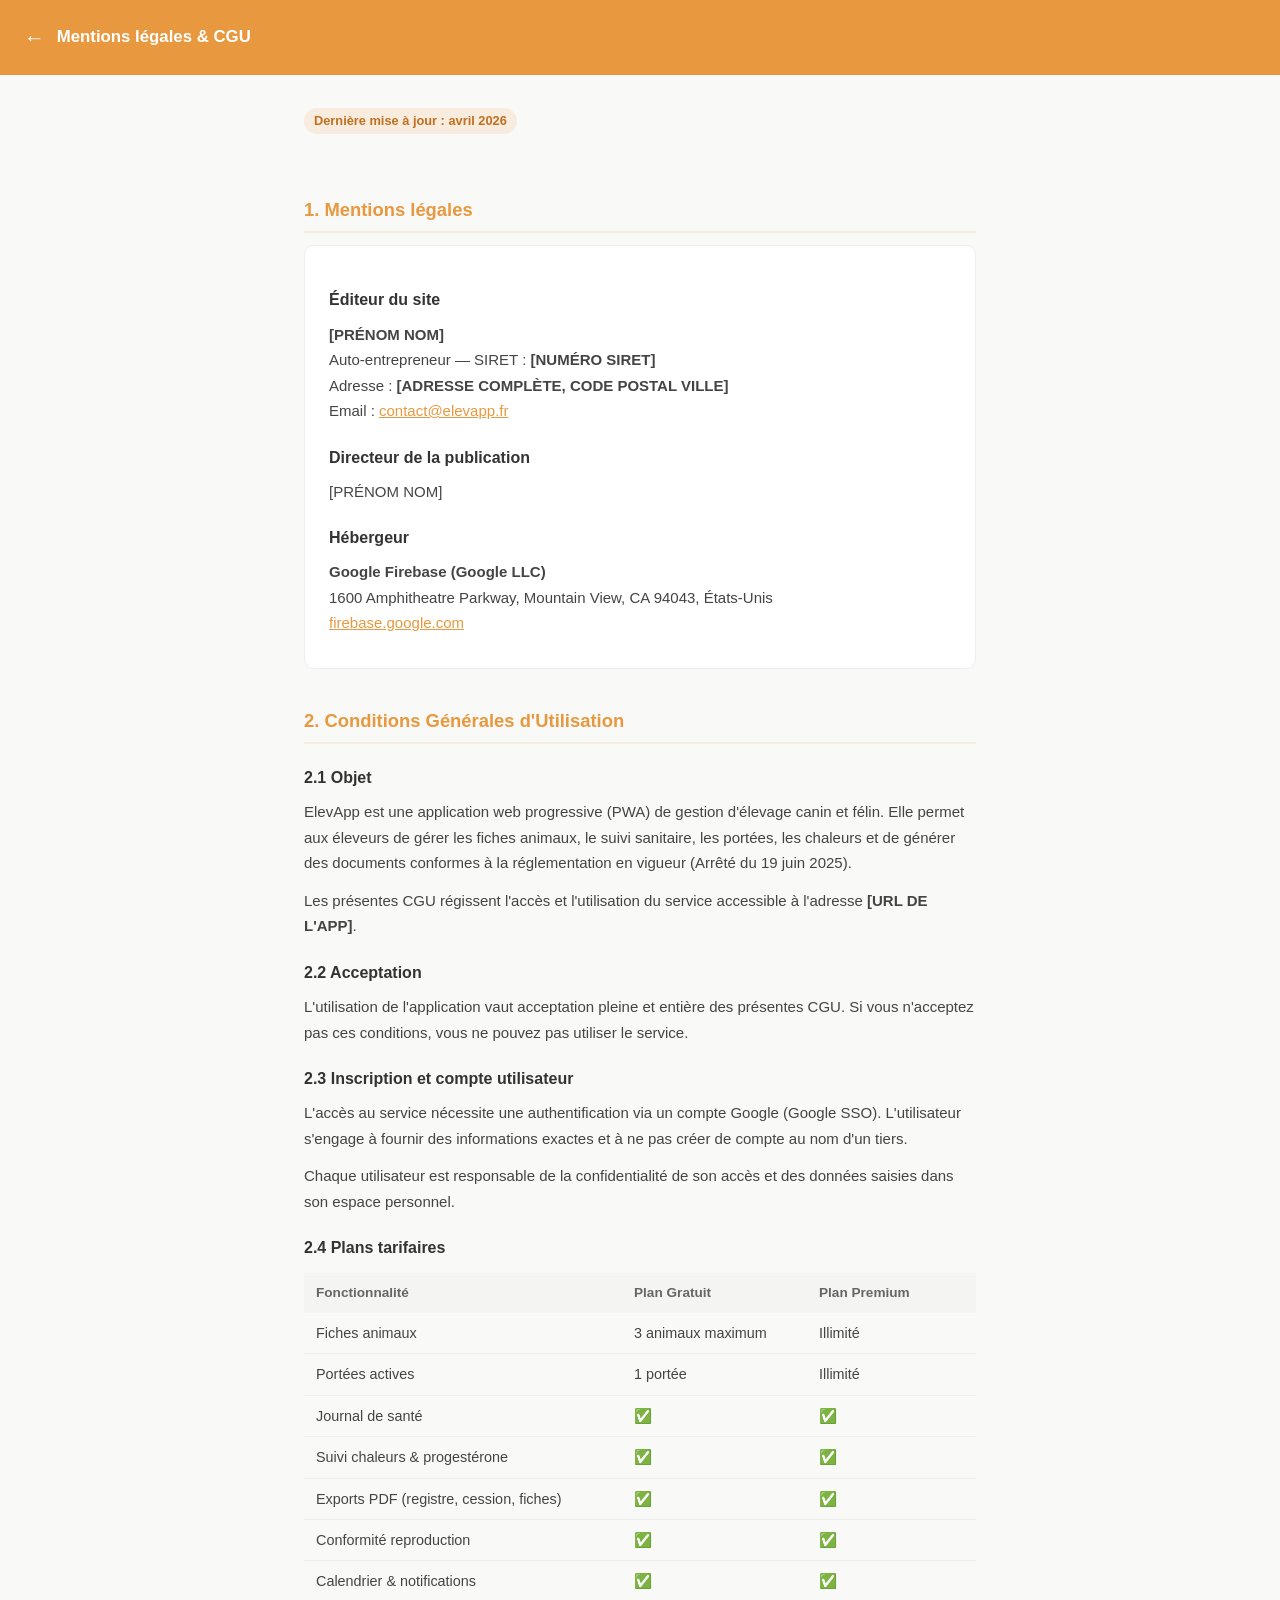
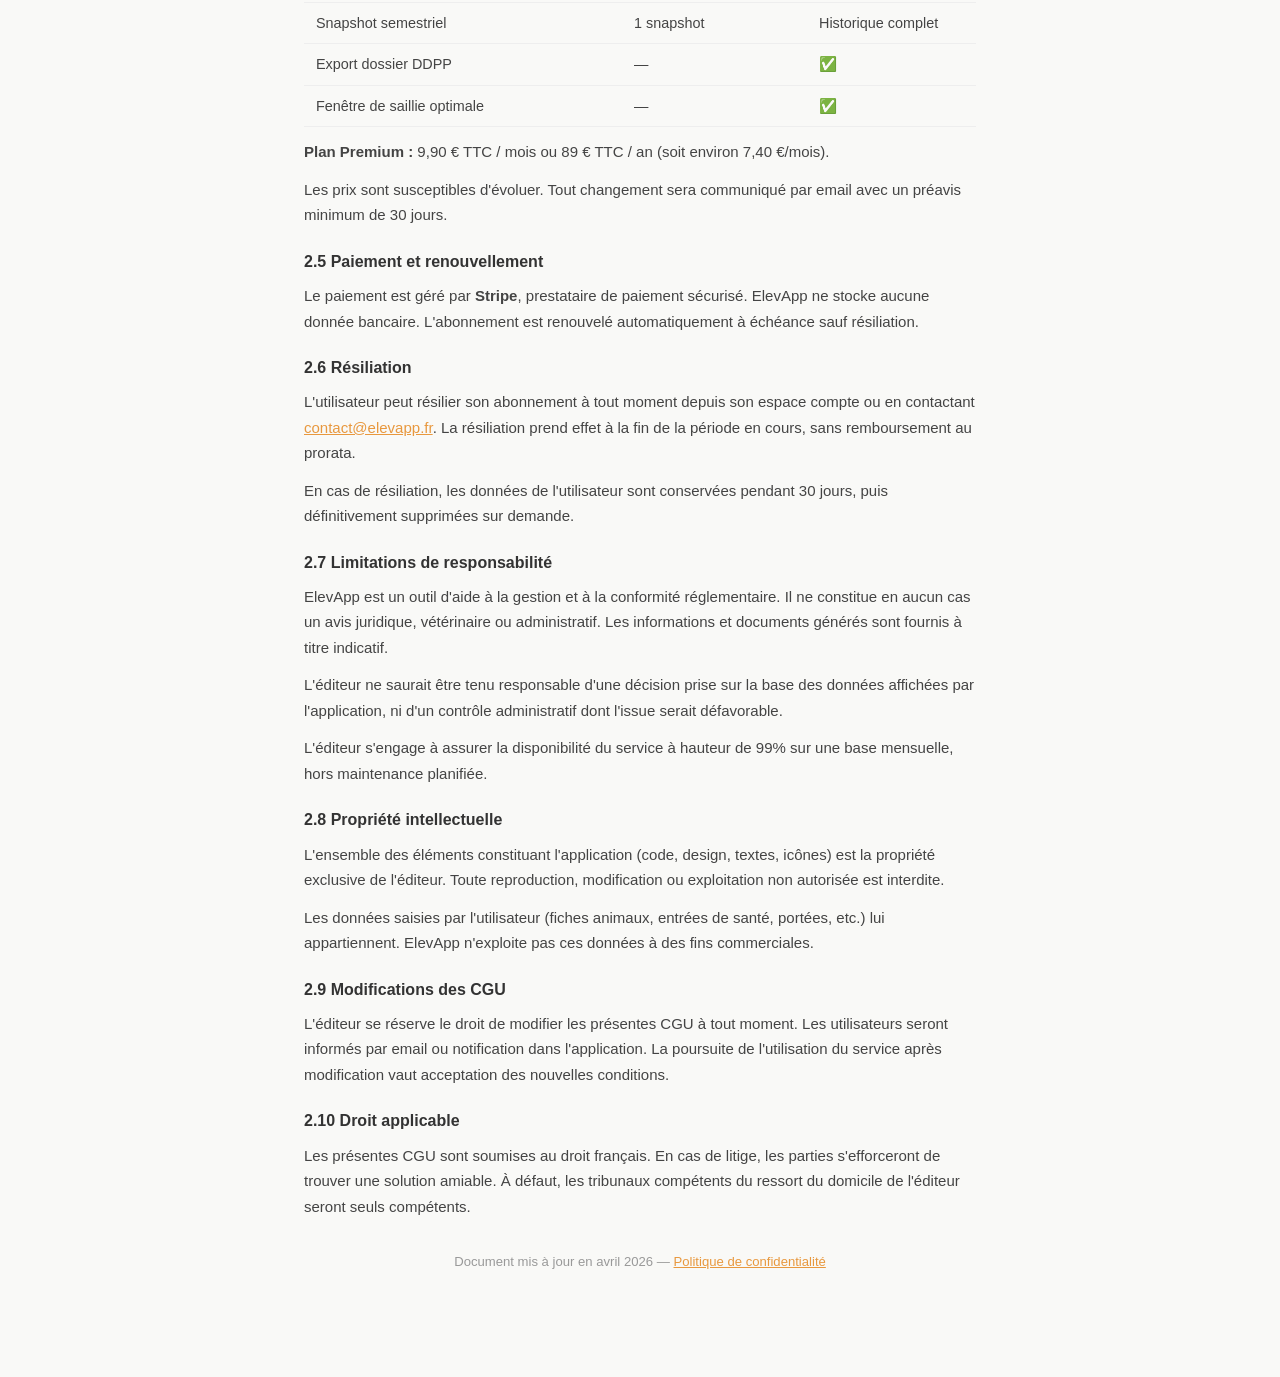
<file: mentions-legales.html>
<!DOCTYPE html>
<html lang="fr">
<head>
  <meta charset="UTF-8">
  <meta name="viewport" content="width=device-width, initial-scale=1.0">
  <title>Mentions légales & CGU — ElevApp</title>
  <style>
    * { box-sizing: border-box; margin: 0; padding: 0; }
    body {
      font-family: -apple-system, BlinkMacSystemFont, 'Segoe UI', sans-serif;
      font-size: 15px;
      line-height: 1.7;
      color: #1a1a1a;
      background: #f9f9f7;
      padding: 0 0 60px;
    }
    header {
      background: #E8983E;
      color: white;
      padding: 20px 24px;
      position: sticky;
      top: 0;
      z-index: 10;
      display: flex;
      align-items: center;
      gap: 12px;
    }
    header a {
      color: white;
      text-decoration: none;
      font-size: 1.3rem;
    }
    header h1 { font-size: 1.05rem; font-weight: 700; }
    .container { max-width: 720px; margin: 0 auto; padding: 32px 24px; }
    h2 {
      font-size: 1.15rem;
      font-weight: 700;
      color: #E8983E;
      margin: 36px 0 12px;
      padding-bottom: 6px;
      border-bottom: 2px solid #E8983E22;
    }
    h3 { font-size: 1rem; font-weight: 700; margin: 20px 0 8px; color: #333; }
    p { margin-bottom: 12px; color: #444; }
    ul { margin: 8px 0 12px 20px; color: #444; }
    ul li { margin-bottom: 6px; }
    .badge {
      display: inline-block;
      background: #E8983E22;
      color: #c07020;
      font-size: 0.8rem;
      font-weight: 700;
      padding: 2px 10px;
      border-radius: 20px;
      margin-bottom: 24px;
    }
    .card {
      background: white;
      border-radius: 10px;
      padding: 20px 24px;
      margin-bottom: 16px;
      border: 1px solid #eee;
    }
    table { width: 100%; border-collapse: collapse; margin: 12px 0; }
    th { text-align: left; padding: 8px 12px; background: #f4f4f2; font-size: 0.85rem; color: #666; }
    td { padding: 8px 12px; border-bottom: 1px solid #eee; font-size: 0.9rem; color: #444; }
    .update-date { font-size: 0.82rem; color: #999; margin-top: 32px; text-align: center; }
    a { color: #E8983E; }
  </style>
</head>
<body>

<header>
  <a href="/">←</a>
  <h1>Mentions légales & CGU</h1>
</header>

<div class="container">

  <div class="badge">Dernière mise à jour : avril 2026</div>

  <!-- ===================== MENTIONS LÉGALES ===================== -->
  <h2>1. Mentions légales</h2>

  <div class="card">
    <h3>Éditeur du site</h3>
    <p>
      <strong>[PRÉNOM NOM]</strong><br>
      Auto-entrepreneur — SIRET : <strong>[NUMÉRO SIRET]</strong><br>
      Adresse : <strong>[ADRESSE COMPLÈTE, CODE POSTAL VILLE]</strong><br>
      Email : <a href="mailto:contact@elevapp.fr">contact@elevapp.fr</a>
    </p>

    <h3>Directeur de la publication</h3>
    <p>[PRÉNOM NOM]</p>

    <h3>Hébergeur</h3>
    <p>
      <strong>Google Firebase (Google LLC)</strong><br>
      1600 Amphitheatre Parkway, Mountain View, CA 94043, États-Unis<br>
      <a href="https://firebase.google.com" target="_blank">firebase.google.com</a>
    </p>
  </div>

  <!-- ===================== CGU ===================== -->
  <h2>2. Conditions Générales d'Utilisation</h2>

  <h3>2.1 Objet</h3>
  <p>
    ElevApp est une application web progressive (PWA) de gestion d'élevage canin et félin. Elle permet aux éleveurs de gérer les fiches animaux, le suivi sanitaire, les portées, les chaleurs et de générer des documents conformes à la réglementation en vigueur (Arrêté du 19 juin 2025).
  </p>
  <p>Les présentes CGU régissent l'accès et l'utilisation du service accessible à l'adresse <strong>[URL DE L'APP]</strong>.</p>

  <h3>2.2 Acceptation</h3>
  <p>
    L'utilisation de l'application vaut acceptation pleine et entière des présentes CGU. Si vous n'acceptez pas ces conditions, vous ne pouvez pas utiliser le service.
  </p>

  <h3>2.3 Inscription et compte utilisateur</h3>
  <p>
    L'accès au service nécessite une authentification via un compte Google (Google SSO). L'utilisateur s'engage à fournir des informations exactes et à ne pas créer de compte au nom d'un tiers.
  </p>
  <p>Chaque utilisateur est responsable de la confidentialité de son accès et des données saisies dans son espace personnel.</p>

  <h3>2.4 Plans tarifaires</h3>

  <table>
    <thead>
      <tr>
        <th>Fonctionnalité</th>
        <th>Plan Gratuit</th>
        <th>Plan Premium</th>
      </tr>
    </thead>
    <tbody>
      <tr><td>Fiches animaux</td><td>3 animaux maximum</td><td>Illimité</td></tr>
      <tr><td>Portées actives</td><td>1 portée</td><td>Illimité</td></tr>
      <tr><td>Journal de santé</td><td>✅</td><td>✅</td></tr>
      <tr><td>Suivi chaleurs & progestérone</td><td>✅</td><td>✅</td></tr>
      <tr><td>Exports PDF (registre, cession, fiches)</td><td>✅</td><td>✅</td></tr>
      <tr><td>Conformité reproduction</td><td>✅</td><td>✅</td></tr>
      <tr><td>Calendrier & notifications</td><td>✅</td><td>✅</td></tr>
      <tr><td>Snapshot semestriel</td><td>1 snapshot</td><td>Historique complet</td></tr>
      <tr><td>Export dossier DDPP</td><td>—</td><td>✅</td></tr>
      <tr><td>Fenêtre de saillie optimale</td><td>—</td><td>✅</td></tr>
    </tbody>
  </table>

  <p><strong>Plan Premium :</strong> 9,90 € TTC / mois ou 89 € TTC / an (soit environ 7,40 €/mois).</p>
  <p>Les prix sont susceptibles d'évoluer. Tout changement sera communiqué par email avec un préavis minimum de 30 jours.</p>

  <h3>2.5 Paiement et renouvellement</h3>
  <p>
    Le paiement est géré par <strong>Stripe</strong>, prestataire de paiement sécurisé. ElevApp ne stocke aucune donnée bancaire. L'abonnement est renouvelé automatiquement à échéance sauf résiliation.
  </p>

  <h3>2.6 Résiliation</h3>
  <p>
    L'utilisateur peut résilier son abonnement à tout moment depuis son espace compte ou en contactant <a href="mailto:contact@elevapp.fr">contact@elevapp.fr</a>. La résiliation prend effet à la fin de la période en cours, sans remboursement au prorata.
  </p>
  <p>
    En cas de résiliation, les données de l'utilisateur sont conservées pendant 30 jours, puis définitivement supprimées sur demande.
  </p>

  <h3>2.7 Limitations de responsabilité</h3>
  <p>
    ElevApp est un outil d'aide à la gestion et à la conformité réglementaire. Il ne constitue en aucun cas un avis juridique, vétérinaire ou administratif. Les informations et documents générés sont fournis à titre indicatif.
  </p>
  <p>
    L'éditeur ne saurait être tenu responsable d'une décision prise sur la base des données affichées par l'application, ni d'un contrôle administratif dont l'issue serait défavorable.
  </p>
  <p>
    L'éditeur s'engage à assurer la disponibilité du service à hauteur de 99% sur une base mensuelle, hors maintenance planifiée.
  </p>

  <h3>2.8 Propriété intellectuelle</h3>
  <p>
    L'ensemble des éléments constituant l'application (code, design, textes, icônes) est la propriété exclusive de l'éditeur. Toute reproduction, modification ou exploitation non autorisée est interdite.
  </p>
  <p>
    Les données saisies par l'utilisateur (fiches animaux, entrées de santé, portées, etc.) lui appartiennent. ElevApp n'exploite pas ces données à des fins commerciales.
  </p>

  <h3>2.9 Modifications des CGU</h3>
  <p>
    L'éditeur se réserve le droit de modifier les présentes CGU à tout moment. Les utilisateurs seront informés par email ou notification dans l'application. La poursuite de l'utilisation du service après modification vaut acceptation des nouvelles conditions.
  </p>

  <h3>2.10 Droit applicable</h3>
  <p>
    Les présentes CGU sont soumises au droit français. En cas de litige, les parties s'efforceront de trouver une solution amiable. À défaut, les tribunaux compétents du ressort du domicile de l'éditeur seront seuls compétents.
  </p>

  <p class="update-date">Document mis à jour en avril 2026 — <a href="confidentialite.html">Politique de confidentialité</a></p>

</div>
</body>
</html>
</file>
